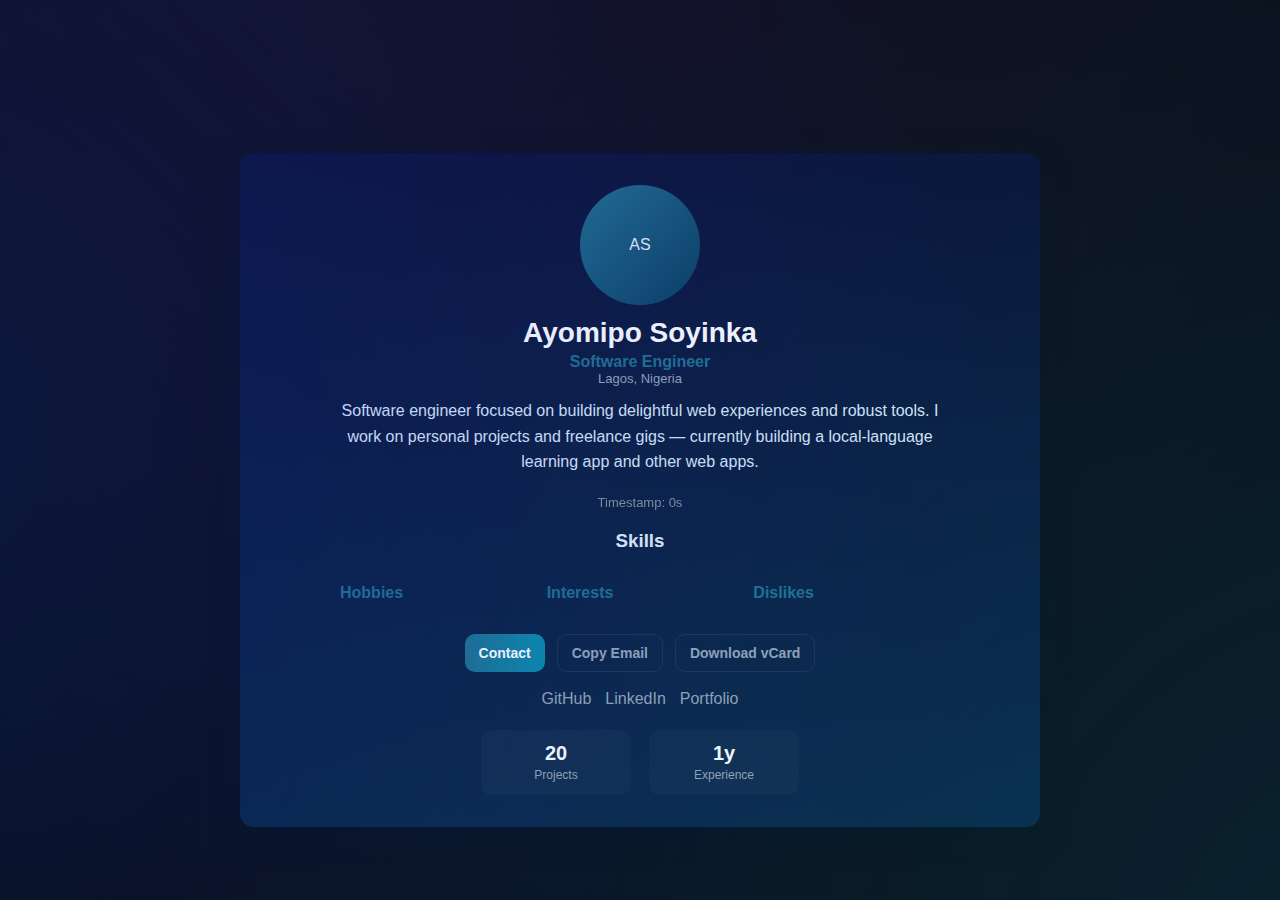
<file: index.html>
<!doctype html>
<html lang="en">
<head>
  <meta charset="utf-8" />
  <link rel="shortcut icon" href="https://my-portfolio-2-0-rho.vercel.app/assets/my_pic-D8RGjx0m.jpeg" type="image/x-icon">
  <meta name="viewport" content="width=device-width, initial-scale=1" />
  <title>Ayomipo Soyinka — Profile Card</title>
  <link rel="stylesheet" href="style.css" />
</head>
<body>

  <main class="profile-card" role="region" aria-label="Profile card for Ayomipo Soyinka" data-testid="profile-card">
    
    <header class="profile-header">
      <div class="avatar" data-testid="avatar">
        <img 
          src="https://my-portfolio-2-0-rho.vercel.app/assets/my_pic-D8RGjx0m.jpeg" 
          alt="Ayomipo Soyinka" 
          onerror="this.style.display='none'; this.parentNode.textContent='AS';"
        />
      </div>

      <h1 class="name" data-testid="full-name">Ayomipo Soyinka</h1>
      <div class="title" data-testid="role">Software Engineer</div>
      <div class="meta" data-testid="location">Lagos, Nigeria</div>

      <p class="bio" data-testid="bio">
        Software engineer focused on building delightful web experiences and robust tools.
        I work on personal projects and freelance gigs — currently building a local-language
        learning app and other web apps.
      </p>

      <!-- Live Timestamp -->
      <div class="timestamp" data-testid="timestamp">Timestamp: 0s</div>
    </header>

    <section class="skills-section">
      <h3>Skills</h3>
      <div class="badges" aria-label="skills" data-testid="skills"></div>
    </section>

    <section class="flex-lists">
      <div class="list-block">
        <h3>Hobbies</h3>
        <ul class="list" data-testid="hobbies"></ul>
      </div>

      <div class="list-block">
        <h3>Interests</h3>
        <ul class="list" data-testid="interests"></ul>
      </div>

      <div class="list-block">
        <h3>Dislikes</h3>
        <ul class="list dislikes" data-testid="dislikes"></ul>
      </div>
    </section>

    <div class="actions">
      <button class="btn btn-primary" id="contactBtn" data-testid="contact-btn">Contact</button>
      <button class="btn btn-ghost" id="copyBtn" data-testid="copy-btn">Copy Email</button>
      <button class="btn btn-ghost" id="downloadBtn" data-testid="download-btn">Download vCard</button>
    </div>

    <div class="links">
      <a class="link" href="https://github.com/AY-CODED" target="_blank" rel="noopener" data-testid="github">GitHub</a>
      <a class="link" href="https://www.linkedin.com/in/ayomipo-soyinka-208156335/" target="_blank" rel="noopener" data-testid="linkedin">LinkedIn</a>
      <a class="link" href="https://my-portfolio-2-0-rho.vercel.app/" target="_blank" rel="noopener" data-testid="website">Portfolio</a>
    </div>

    <div class="stats" aria-label="quick stats">
      <div class="stat" data-testid="projects">
        <span class="value">20</span>
        <span class="label">Projects</span>
      </div>
      <div class="stat" data-testid="experience">
        <span class="value">1y</span>
        <span class="label">Experience</span>
      </div>
    </div>

  </main>

  <script src="script.js"></script>
</body>
</html>
</file>
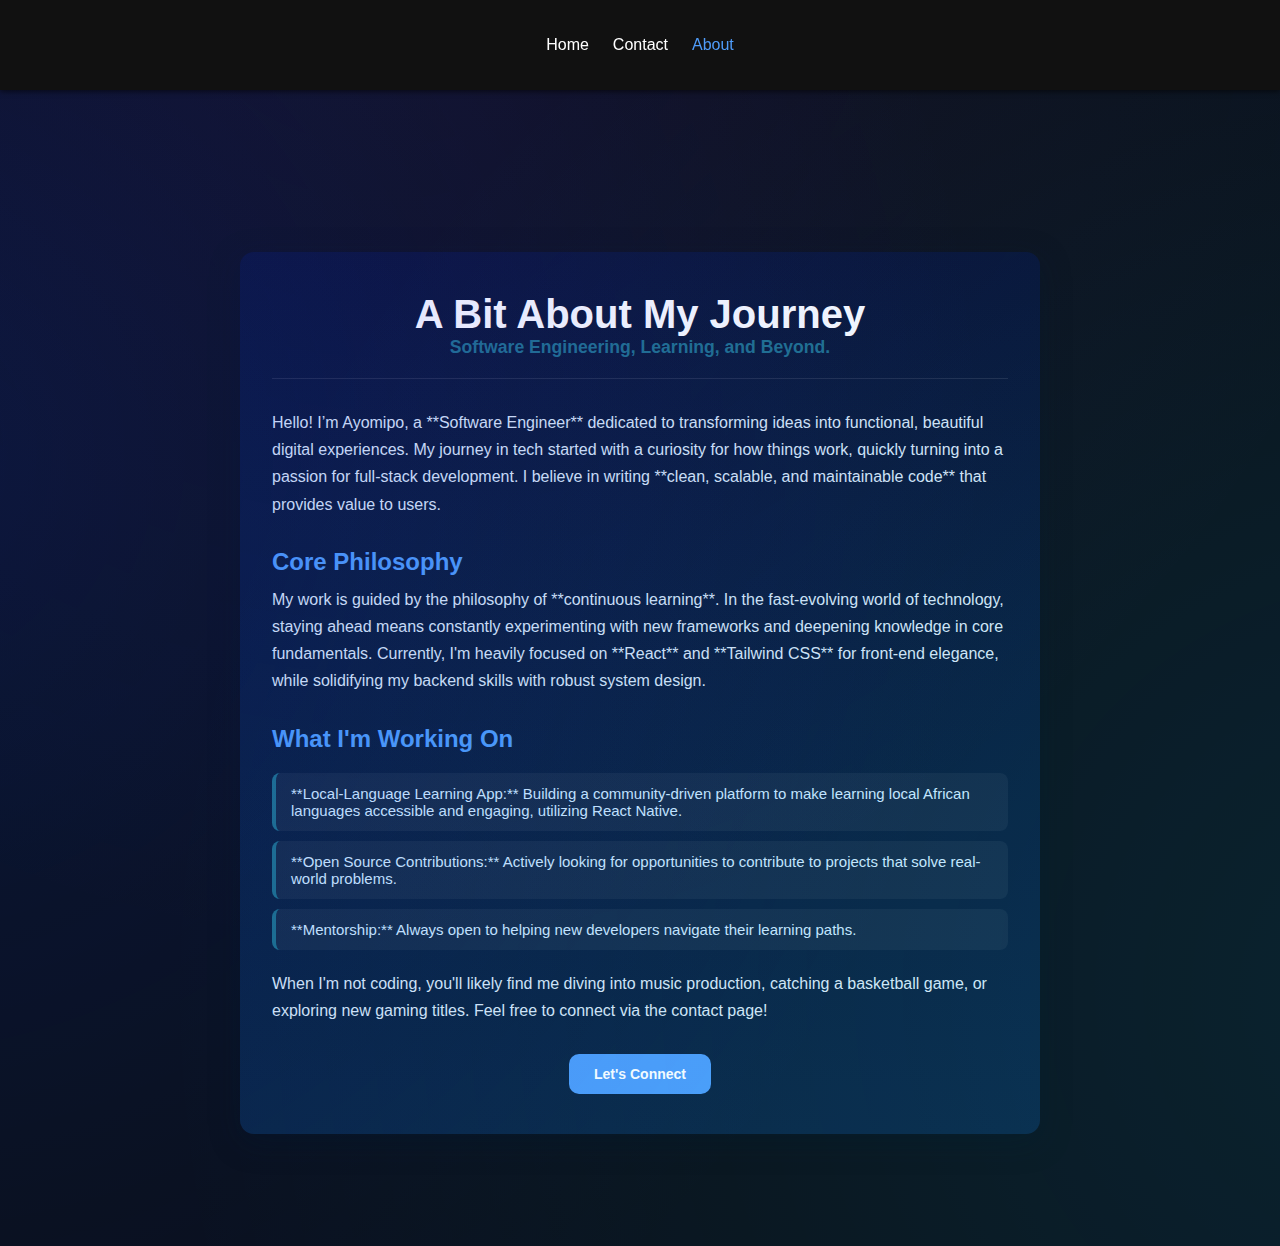
<file: about.html>
<!DOCTYPE html>
<html lang="en">
  <head>
    <meta charset="utf-8" />
    <link rel="shortcut icon" href="./images/myImg.png" type="image/x-icon" />
    <meta name="viewport" content="width=device-width, initial-scale=1" />
    <title>About — Ayomipo Soyinka</title>
    <link rel="stylesheet" href="style.css" />
  </head>
  <body>
    <nav class="navbar" role="navigation" aria-label="Main navigation">
      <div class="nav-container">
        <ul class="nav-links">
          <li><a href="index.html" data-testid="nav-home">Home</a></li>
          <li><a href="contact.html" data-testid="nav-contact">Contact</a></li>
          <li><a href="about.html" class="active" data-testid="nav-about">About</a></li>
        </ul>
      </div>
    </nav>

    <main role="main" aria-label="About Ayomipo Soyinka" data-testid="main-content">
      <section class="about-page" data-testid="about-page">
        <header class="about-header">
          <h1 data-testid="about-title">A Bit About My Journey</h1>
          <p class="about-tagline">Software Engineering, Learning, and Beyond.</p>
        </header>

        <div class="about-content">
          <p>
            Hello! I’m Ayomipo, a **Software Engineer** dedicated to transforming ideas into functional, beautiful digital experiences. My journey in tech started with a curiosity for how things work, quickly turning into a passion for full-stack development. I believe in writing **clean, scalable, and maintainable code** that provides value to users.
          </p>

          <h2>Core Philosophy</h2>
          <p>
            My work is guided by the philosophy of **continuous learning**. In the fast-evolving world of technology, staying ahead means constantly experimenting with new frameworks and deepening knowledge in core fundamentals. Currently, I'm heavily focused on **React** and **Tailwind CSS** for front-end elegance, while solidifying my backend skills with robust system design.
          </p>

          <h2>What I'm Working On</h2>
          <ul class="milestone-list">
            <li>
              **Local-Language Learning App:** Building a community-driven platform to make learning local African languages accessible and engaging, utilizing React Native.
            </li>
            <li>
              **Open Source Contributions:** Actively looking for opportunities to contribute to projects that solve real-world problems.
            </li>
            <li>
              **Mentorship:** Always open to helping new developers navigate their learning paths.
            </li>
          </ul>

          <p>
            When I'm not coding, you'll likely find me diving into music production, catching a basketball game, or exploring new gaming titles. Feel free to connect via the contact page!
          </p>
        </div>

        <div class="about-cta">
          <a href="contact.html" class="btn btn-primary" data-testid="about-cta">Let's Connect</a>
        </div>
      </section>
    </main>
    </body>
</html>
</file>
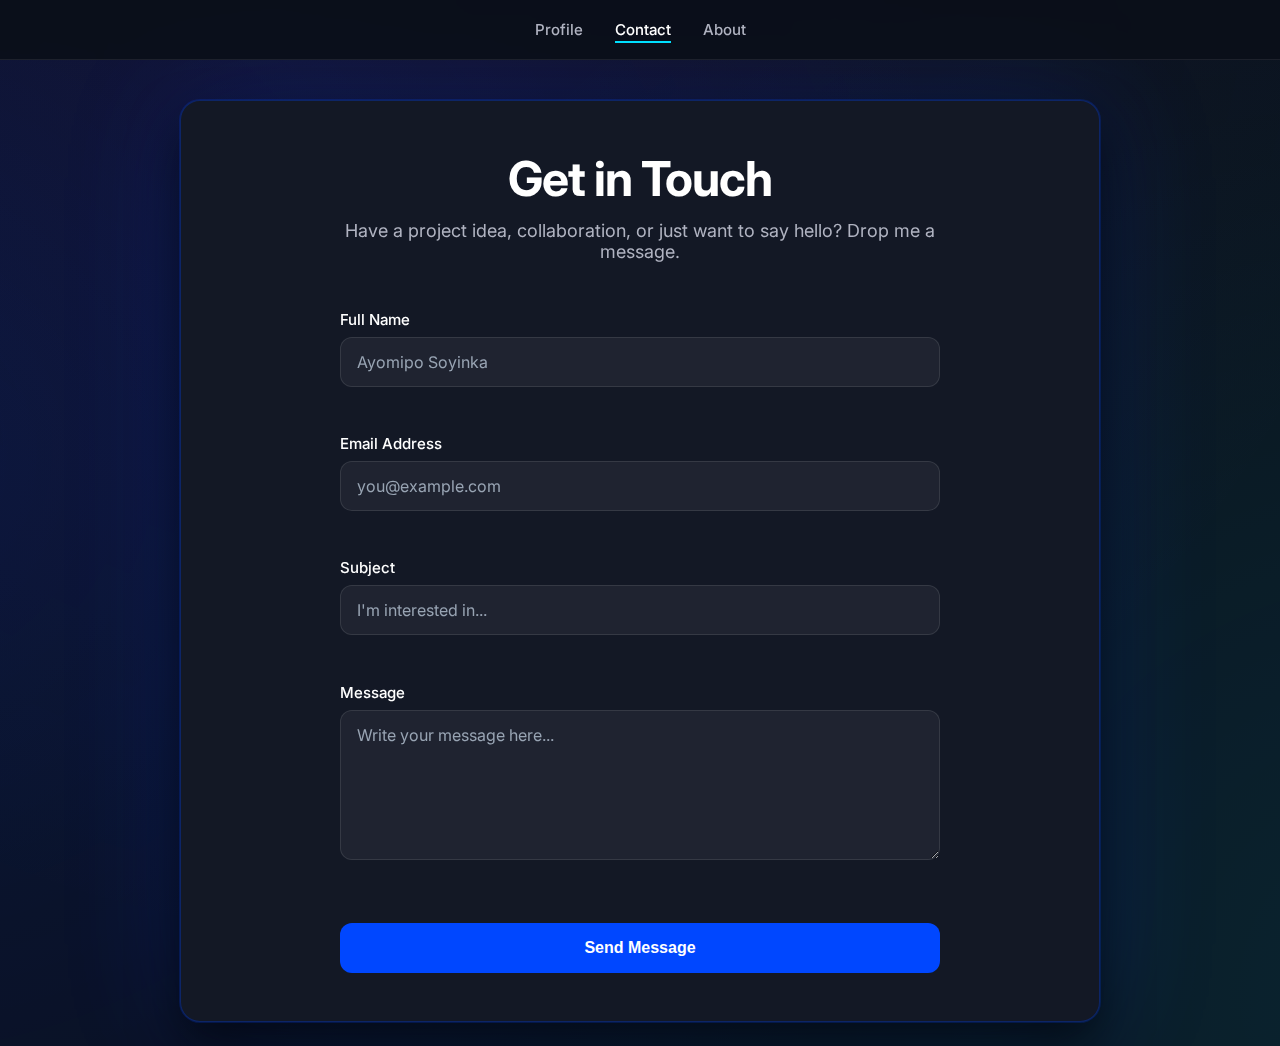
<file: contact.html>
<!DOCTYPE html>
<html lang="en">
<head>
    <meta charset="UTF-8">
    <meta name="viewport" content="width=device-width, initial-scale=1.0">
    <link rel="shortcut icon" href="./images/myImg.png" type="image/x-icon">
    <title>Contact — Ayomipo Soyinka</title>
    <link rel="stylesheet" href="style.css">
    <link rel="preconnect" href="https://fonts.gstatic.com" crossorigin>
    <link href="https://fonts.googleapis.com/css2?family=Inter:wght@400;500;600;700&display=swap" rel="stylesheet">
</head>
<body>
    <nav class="main-nav">
        <div class="nav-container">
            <a class='nav-link' href='index.html'>Profile</a>
            <a class='nav-link active' href='contact.html'>Contact</a>
            <a class='nav-link' href='about.html'>About</a>
        </div>
    </nav>

    <article class="page-card">
        <div class="card-content">
            <header class="page-header">
                <h1>Get in Touch</h1>
                <p class="page-subtitle">Have a project idea, collaboration, or just want to say hello? Drop me a message.</p>
            </header>

            <form id="contactForm" class="contact-form" novalidate>
                <div class="form-group">
                    <label for="fullName">Full Name</label>
                    <input
                        type="text"
                        id="fullName"
                        name="fullName"
                        data-testid="test-contact-name"
                        aria-describedby="nameError"
                        placeholder="Ayomipo Soyinka"
                        required
                    >
                    <span
                        class="error-message"
                        id="nameError"
                        data-testid="test-contact-error-name"
                        role="alert"
                        aria-live="polite"
                    ></span>
                </div>

                <div class="form-group">
                    <label for="email">Email Address</label>
                    <input
                        type="email"
                        id="email"
                        name="email"
                        data-testid="test-contact-email"
                        aria-describedby="emailError"
                        placeholder="you@example.com"
                        required
                    >
                    <span
                        class="error-message"
                        id="emailError"
                        data-testid="test-contact-error-email"
                        role="alert"
                        aria-live="polite"
                    ></span>
                </div>

                <div class="form-group">
                    <label for="subject">Subject</label>
                    <input
                        type="text"
                        id="subject"
                        name="subject"
                        data-testid="test-contact-subject"
                        aria-describedby="subjectError"
                        placeholder="I'm interested in..."
                        required
                    >
                    <span
                        class="error-message"
                        id="subjectError"
                        data-testid="test-contact-error-subject"
                        role="alert"
                        aria-live="polite"
                    ></span>
                </div>

                <div class="form-group">
                    <label for="message">Message</label>
                    <textarea
                        id="message"
                        name="message"
                        rows="6"
                        data-testid="test-contact-message"
                        aria-describedby="messageError"
                        placeholder="Write your message here..."
                        required
                    ></textarea>
                    <span
                        class="error-message"
                        id="messageError"
                        data-testid="test-contact-error-message"
                        role="alert"
                        aria-live="polite"
                    ></span>
                </div>

                <button
                    type="submit"
                    class="submit-btn"
                    data-testid="test-contact-submit"
                >
                    Send Message
                </button>

                <div
                    class="success-message"
                    id="successMessage"
                    data-testid="test-contact-success"
                    role="alert"
                    aria-live="polite"
                ></div>
            </form>
        </div>
    </article>

    <script src="contact.js"></script>
</body>
</html>
</file>
<file: style.css>
/* Universal Reset for Box Sizing (CRITICAL FOR OVERFLOW FIX) */
*,
*::before,
*::after {
  box-sizing: border-box;
}

:root {
  --bg: #f4f6f8;
  --card: linear-gradient(180deg, #071233 0%, #0b2545 100%);
  --muted: #98a4b3;
  --accent: #e07a5f;
  --teal: #1f6f8b;
  --blue-accent: #4f9cf9; /* Updated accent color for nav/links */
  --radius: 14px;
  --shadow: 0 8px 30px rgba(4, 17, 34, 0.35);
  font-family: Inter, ui-sans-serif, system-ui, -apple-system, "Segoe UI",
    Roboto, "Helvetica Neue", Arial;
}

/* Global Styles & Body Background */
body {
  margin: 0;
  background: linear-gradient(135deg, #0f0c29, #302b63, #24243e);
  min-height: 100vh;
  color: #e6eef6;
  padding: 0;
  /* Prevent horizontal scrolling due to overflow (just in case) */
  overflow-x: hidden;
}

/* Main Content Wrapper (for Card and Contact Page) */
main {
  /* Push content below fixed navbar */
  padding-top: 100px;
  /* Center the content horizontally */
  margin: 0 auto;
  display: flex;
  justify-content: center;
  align-items: center;
  flex-direction: column;
  padding-bottom: 40px; /* Add space at the bottom */
  width: 100%; /* Ensure main does not exceed viewport width */
  margin-top: 5rem;
}

/* --- 検 PROFILE CARD STYLES (index.html) --- */
.profile-card {
  width: min(800px, 95%);
  background: var(--card);
  border-radius: var(--radius);
  padding: 32px;
  box-shadow: var(--shadow);
  display: flex;
  flex-direction: column;
  align-items: center;
  text-align: center;
}

/* HEADER */
.profile-header {
  display: flex;
  flex-direction: column;
  align-items: center;
}

.avatar {
  width: 120px;
  height: 120px;
  border-radius: 50%;
  overflow: hidden;
  display: flex;
  align-items: center;
  justify-content: center;
  background: linear-gradient(135deg, var(--teal), #073b5a);
  margin-bottom: 12px;
  transition: transform 0.3s, box-shadow 0.3s;
}

.avatar:hover {
  transform: scale(1.05);
  box-shadow: 0 0 12px rgba(31, 111, 139, 0.5);
}

.avatar img {
  width: 100%;
  height: 100%;
  object-fit: cover;
  display: block;
}

.name {
  font-size: 28px; /* Increased for better visibility */
  font-weight: 700;
  color: #fff;
  margin: 0;
}

.title {
  color: var(--teal);
  font-weight: 600;
  margin-top: 4px;
}

.meta {
  color: var(--muted);
  font-size: 13px;
}

.bio {
  max-width: 600px;
  line-height: 1.6;
  color: #dbe8f7;
  margin-top: 12px;
}

/* SKILLS */
.skills-section {
  margin-top: 20px;
  width: 100%;
}
.badges {
  display: flex;
  justify-content: center;
  flex-wrap: wrap;
  gap: 8px;
  margin-top: 8px;
}
.badge {
  background: rgba(255, 255, 255, 0.06);
  color: #cfe8ff;
  padding: 8px 12px;
  border-radius: 999px;
  font-size: 13px;
  white-space: nowrap; /* Prevents long skill names from breaking strangely */
}

/* FLEX LISTS */
.flex-lists {
  display: flex;
  justify-content: space-between;
  flex-wrap: wrap;
  gap: 20px;
  margin-top: 24px;
  width: 100%;
  max-width: 600px; /* Limit width to keep content readable */
}
.list-block {
  flex: 1;
  min-width: 180px;
  text-align: left; /* Align list content to the left */
}
.list-block h3 {
  color: var(--teal);
  font-size: 16px;
  margin-bottom: 8px;
}
.list {
  list-style: none;
  padding: 0;
  margin: 0;
}
.list li {
  background: rgba(255, 255, 255, 0.04);
  color: #cfe8ff;
  padding: 6px 10px;
  border-radius: 8px;
  font-size: 14px;
  margin-bottom: 6px;
}
.list.dislikes li {
  background: rgba(224, 122, 95, 0.15);
  color: #ff9a8a;
}

/* BUTTONS */
.actions {
  display: flex;
  gap: 12px;
  margin-top: 24px;
  flex-wrap: wrap;
  justify-content: center;
}
.btn {
  border: 0;
  cursor: pointer;
  padding: 10px 14px;
  border-radius: 10px;
  font-weight: 600;
  font-size: 14px;
  transition: background 0.3s, transform 0.2s, box-shadow 0.2s;
  white-space: nowrap;
}
.btn:hover {
  transform: translateY(-2px);
  box-shadow: 0 4px 10px rgba(0, 0, 0, 0.3);
}
.btn-primary {
  /* This is the primary button style for the main CARD (gradient) */
  background: linear-gradient(90deg, var(--teal), #0b89a6);
  color: white;
}
.btn-ghost {
  background: transparent;
  color: var(--muted);
  border: 1px solid rgba(255, 255, 255, 0.08);
}
.btn-ghost:hover {
  color: #fff;
  border-color: var(--teal);
}

/* LINKS */
.links {
  display: flex;
  gap: 14px;
  margin-top: 18px;
  flex-wrap: wrap;
  justify-content: center;
}
.link {
  color: var(--muted);
  text-decoration: none;
  transition: color 0.3s;
}
.link:hover {
  color: var(--blue-accent);
}

/* STATS */
.stats {
  display: flex;
  gap: 18px;
  margin-top: 22px;
  flex-wrap: wrap;
  justify-content: center;
  width: 100%;
}
.stat {
  flex: 1;
  min-width: 100px;
  max-width: 150px;
  background: rgba(255, 255, 255, 0.03);
  padding: 12px 16px;
  border-radius: 10px;
  text-align: center;
}
.stat .value {
  font-size: 20px;
  font-weight: 700;
  color: #fff;
  display: block;
}
.stat .label {
  font-size: 12px;
  color: var(--muted);
}

/* TIMESTAMP */
.timestamp {
  margin-top: 20px;
  font-size: 13px;
  color: var(--muted);
  opacity: 0.8;
}

/* --- 闘 CONTACT PAGE STYLES (contact.html) --- */
.contact-page {
  width: min(600px, 95%);
  margin: 3rem auto;
  padding: 32px;
  text-align: center;
  background: var(--card); /* Match main card background */
  border-radius: var(--radius);
  box-shadow: var(--shadow);
}
.contact-intro h1 {
  font-size: 2.2rem;
  color: #fff;
  margin-bottom: 0.5rem;
}
.contact-intro p {
  color: #dbe8f7; /* Lighter color for better contrast */
  margin-bottom: 2rem;
  line-height: 1.6;
}

.contact-form {
  display: flex;
  flex-direction: column;
  gap: 1.2rem;
  text-align: left;
}
.form-group label {
  font-weight: 600;
  color: #cfe8ff;
  display: block;
  margin-bottom: 4px;
}
.form-group input,
.form-group textarea {
  width: 100%;
  padding: 0.75rem;
  border: 1px solid rgba(255, 255, 255, 0.1);
  border-radius: 8px;
  font-size: 1rem;
  background: rgba(0, 0, 0, 0.2);
  color: #fff;
}
.form-group input::placeholder,
.form-group textarea::placeholder {
  color: var(--muted);
}
.form-group textarea {
  resize: vertical;
}

/* Contact Page Button - Overrides the gradient for form clarity */
.contact-form .btn-primary {
  background: var(--blue-accent);
  color: #fff;
  border: none;
  padding: 0.75rem;
  border-radius: 10px;
  font-size: 16px;
  cursor: pointer;
  margin-top: 0.5rem;
  /* Ensure this form button is also responsive */
  width: 100%;
}
.contact-form .btn-primary:hover {
  background: #3a8ee9;
}

.contact-links {
  margin-top: 2rem;
  display: flex;
  justify-content: center;
  flex-wrap: wrap;
  gap: 1.5rem;
}
.contact-links .link {
  color: var(--blue-accent);
  text-decoration: none;
  transition: color 0.3s;
}
.contact-links .link:hover {
  color: #fff;
}

/* --- 倹 NAVBAR STYLES --- */
.navbar {
  position: fixed; /* stays at top */
  top: 0;
  left: 0;
  width: 100%;
  background-color: #111;
  color: #fff;
  z-index: 1000;
  padding: 1rem 2rem;
  box-shadow: 0 2px 5px rgba(0, 0, 0, 0.5);
  /* The global box-sizing fix should handle this, but explicit width: 100% is safe */
}

.nav-container {
  display: flex;
  justify-content: center; /* Center the links since there is no logo */
  align-items: center;
  max-width: 1000px;
  margin: 0 auto;
  width: 100%; /* Ensure container is full width */
}

.nav-links {
  list-style: none;
  display: flex;
  gap: 1.5rem;
  margin: 0;
  padding: 0;
}

.nav-links a {
  color: #fff;
  text-decoration: none;
  transition: color 0.3s ease;
  font-weight: 500;
}

.nav-links a:hover,
.nav-links a.active {
  color: var(--blue-accent);
}

/* --- 側 ABOUT PAGE STYLES (about.html) --- */
.about-page {
  width: min(800px, 95%);
  margin: 3rem auto;
  padding: 40px 32px;
  text-align: left;
  background: var(--card);
  border-radius: var(--radius);
  box-shadow: var(--shadow);
}

.about-header {
  text-align: center;
  margin-bottom: 30px;
  padding-bottom: 20px;
  border-bottom: 1px solid rgba(255, 255, 255, 0.1);
}

.about-header h1 {
  font-size: 2.5rem;
  color: #fff;
  margin: 0;
}

.about-tagline {
  color: var(--teal);
  font-weight: 600;
  font-size: 1.1rem;
}

.about-content h2 {
  color: var(--blue-accent);
  font-size: 1.5rem;
  margin-top: 30px;
  margin-bottom: 10px;
}

.about-content p {
  line-height: 1.7;
  color: #dbe8f7;
  margin-bottom: 20px;
}

/* List for milestones/focus areas */
.milestone-list {
  list-style: none;
  padding: 0;
  margin: 20px 0;
}

.milestone-list li {
  background: rgba(255, 255, 255, 0.05);
  padding: 12px 15px;
  border-radius: 8px;
  margin-bottom: 10px;
  color: #cfe8ff;
  font-size: 15px;
  border-left: 4px solid var(--teal);
}

.about-cta {
  text-align: center;
  margin-top: 30px;
}

.about-cta .btn-primary {
  /* Use the solid blue style for CTA to match contact page */
  background: var(--blue-accent);
  color: white;
  padding: 12px 25px;
  text-decoration: none;
  border-radius: 10px;
  font-weight: 600;
  display: inline-block;
  transition: background 0.3s, transform 0.2s;
}

.about-cta .btn-primary:hover {
  background: #3a8ee9;
  transform: translateY(-2px);
}


/* --- 導 RESPONSIVENESS --- */
/* RESPONSIVENESS for About Page */
@media (max-width: 650px) {
  .about-page {
    padding: 25px 15px;
    margin: 2rem auto;
  }
  .about-header h1 {
    font-size: 2rem;
  }
  .about-tagline {
    font-size: 1rem;
  }
  .about-content h2 {
    font-size: 1.3rem;
  }
  .about-content p {
    font-size: 0.95rem;
  }
  .milestone-list li {
    font-size: 0.9rem;
  }
}

/* Main Card Responsiveness */
@media (max-width: 650px) {
  .profile-card {
    padding: 20px 15px; /* Reduced horizontal padding for smaller screens */
  }
  .name {
    font-size: 24px;
  }
  .bio {
    font-size: 15px;
  }
  .actions {
    flex-direction: column; /* Stack buttons vertically */
    width: 90%; /* Make buttons wider */
  }
  .btn {
    width: 100%;
    font-size: 15px;
  }
  .flex-lists {
    flex-direction: column; /* Stack lists vertically */
    gap: 15px;
  }
  .list-block {
    min-width: 90%;
  }
}

/* Contact Page Responsiveness */
@media (max-width: 500px) {
  .contact-page {
    padding: 20px 15px;
    margin: 2rem auto;
    width: 95%; /* Ensure it doesn't try to grow past the viewport */
  }
  .contact-intro h1 {
    font-size: 1.8rem;
  }
  .contact-intro p {
    font-size: 0.95rem;
  }
  .contact-links {
    flex-direction: column;
    gap: 0.75rem;
  }
}

/* Navbar Responsiveness */
@media (max-width: 450px) {
  .navbar {
    padding: 0.75rem 0.5rem; /* Reduced padding to prevent overflow */
  }
  .nav-links {
    gap: 0.75rem; /* Reduced gap between links */
  }
  .nav-links a {
    font-size: 0.85rem;
  }
}
:root {
    --primary: #0047FF; /* Used for main accents and buttons */
    --accent: #00E0FF; /* Used for secondary accents and hover states */
    --bg-dark: #0B0F19; /* Primary background */
    --white: #FFFFFF;
    --gray: #B0B3C1; /* Muted text color */
    --card-bg: #131825; /* Card background */
    --error-red: #ff4757;
    --success-green: #2ed573;
}

* {
    margin: 0;
    padding: 0;
    box-sizing: border-box;
}

body {
    font-family: 'Inter', -apple-system, BlinkMacSystemFont, sans-serif;
    background: var(--bg-dark);
    min-height: 100vh;
    display: flex;
    align-items: center;
    justify-content: center;
    padding: 24px;
    position: relative;
    overflow-x: hidden;
}

/* Animated background gradient */
body::before {
    content: '';
    position: fixed;
    top: -50%;
    left: -50%;
    width: 200%;
    height: 200%;
    background:
        radial-gradient(circle at 20% 50%, rgba(0, 71, 255, 0.15) 0%, transparent 50%),
        radial-gradient(circle at 80% 80%, rgba(0, 224, 255, 0.1) 0%, transparent 50%),
        radial-gradient(circle at 40% 20%, rgba(138, 43, 226, 0.08) 0%, transparent 50%);
    animation: gradientShift 20s ease infinite;
    pointer-events: none;
    will-change: transform;
    z-index: 0;
}

@keyframes gradientShift {
    0%, 100% {
        transform: translate(0, 0) rotate(0deg);
    }
    33% {
        transform: translate(5%, 5%) rotate(120deg);
    }
    66% {
        transform: translate(-5%, 5%) rotate(240deg);
    }
}

/* Navigation */
.main-nav {
    position: fixed;
    top: 0;
    left: 0;
    right: 0;
    z-index: 1000;
    background: rgba(11, 15, 25, 0.95);
    backdrop-filter: blur(10px);
    border-bottom: 1px solid rgba(255, 255, 255, 0.08);
}

.nav-container {
    max-width: 920px;
    margin: 0 auto;
    padding: 20px 24px;
    display: flex;
    gap: 32px;
    justify-content: center;
}

.nav-link {
    color: var(--gray);
    text-decoration: none;
    font-weight: 500;
    font-size: 0.9375rem;
    transition: color 0.3s ease;
    position: relative;
}

.nav-link::after {
    content: '';
    position: absolute;
    bottom: -4px;
    left: 0;
    width: 0;
    height: 2px;
    background: var(--accent);
    transition: width 0.3s ease;
}

.nav-link:hover,
.nav-link.active {
    color: var(--white);
}

.nav-link.active::after {
    width: 100%;
}

.nav-link:hover::after {
    width: 100%;
}

.nav-link:focus {
    outline: 2px solid var(--accent);
    outline-offset: 4px;
    border-radius: 4px;
}

/* Adjust body for navigation */
body:has(.main-nav) {
    padding-top: 100px;
}

/* General Page Card Styling */
.page-card {
    background: var(--card-bg);
    max-width: 920px;
    width: 100%;
    border-radius: 20px;
    box-shadow:
        0 0 0 1px rgba(0, 71, 255, 0.2),
        0 24px 48px rgba(0, 0, 0, 0.6),
        0 0 120px rgba(0, 71, 255, 0.2);
    position: relative;
    overflow: hidden;
    animation: fadeIn 0.8s ease-out;
    border: 1px solid rgba(0, 71, 255, 0.3);
    z-index: 1;
}

@keyframes fadeIn {
    from {
        opacity: 0;
        transform: translateY(30px) scale(0.95);
    }
    to {
        opacity: 1;
        transform: translateY(0) scale(1);
    }
}

.card-content {
    padding: 48px;
    position: relative;
    z-index: 1;
}

.page-header {
    text-align: center;
    margin-bottom: 48px;
    display: block;
}

.page-header h1 {
    font-size: 2.5rem;
    font-weight: 700;
    color: var(--white);
    margin-bottom: 12px;
    letter-spacing: -0.02em;
}

.page-subtitle {
    font-size: 1.125rem;
    color: var(--gray);
    max-width: 600px;
    margin: 0 auto;
}

/* Contact Form Styles */
.contact-form {
    max-width: 600px;
    margin: 0 auto;
}

.form-group {
    margin-bottom: 28px;
}

.form-group label {
    display: block;
    color: var(--white);
    font-weight: 500;
    margin-bottom: 8px;
    font-size: 0.9375rem;
}

.form-group input,
.form-group textarea {
    width: 100%;
    padding: 14px 16px;
    background: rgba(255, 255, 255, 0.05);
    border: 1px solid rgba(255, 255, 255, 0.1);
    border-radius: 12px;
    color: var(--white);
    font-family: 'Inter', sans-serif;
    font-size: 1rem;
    transition: all 0.3s ease;
}

.form-group input:focus,
.form-group textarea:focus {
    outline: none;
    border-color: var(--primary);
    background: rgba(0, 71, 255, 0.08);
    box-shadow: 0 0 0 3px rgba(0, 71, 255, 0.2);
}

.form-group textarea {
    resize: vertical;
    min-height: 120px;
}

.form-group input.error,
.form-group textarea.error {
    border-color: var(--error-red);
}

.error-message {
    display: none;
    color: var(--error-red);
    font-size: 0.875rem;
    margin-top: 6px;
}

.submit-btn {
    width: 100%;
    padding: 16px;
    background: var(--primary);
    color: var(--white);
    border: none;
    border-radius: 12px;
    font-size: 1rem;
    font-weight: 600;
    cursor: pointer;
    transition: all 0.3s ease;
    margin-top: 12px;
}

.submit-btn:hover {
    background: var(--accent);
    transform: translateY(-2px);
    box-shadow: 0 8px 24px rgba(0, 71, 255, 0.4);
}

.submit-btn:focus {
    outline: 2px solid var(--accent);
    outline-offset: 3px;
}

.submit-btn:active {
    transform: translateY(0);
}

.success-message {
    display: none;
    padding: 16px;
    background: rgba(46, 213, 115, 0.1);
    border: 1px solid rgba(46, 213, 115, 0.3);
    border-radius: 12px;
    color: var(--success-green);
    margin-top: 24px;
    text-align: center;
    font-weight: 500;
}

/* Responsive Design */
@media (min-width: 768px) {
    .page-header h1 {
        font-size: 3rem;
    }
}

@media (max-width: 767px) {
    .card-content {
        padding: 32px 24px;
    }

    .page-header h1 {
        font-size: 2rem;
    }

    .nav-container {
        gap: 20px;
    }

    .nav-link {
        font-size: 0.875rem;
    }

    body:has(.main-nav) {
        padding-top: 80px;
    }
}

@media (prefers-reduced-motion: reduce) {
    *,
    *::before,
    *::after {
        animation-duration: 0.01ms !important;
        animation-iteration-count: 1 !important;
        transition-duration: 0.01ms !important;
        scroll-behavior: auto !important;
    }
}
</file>
